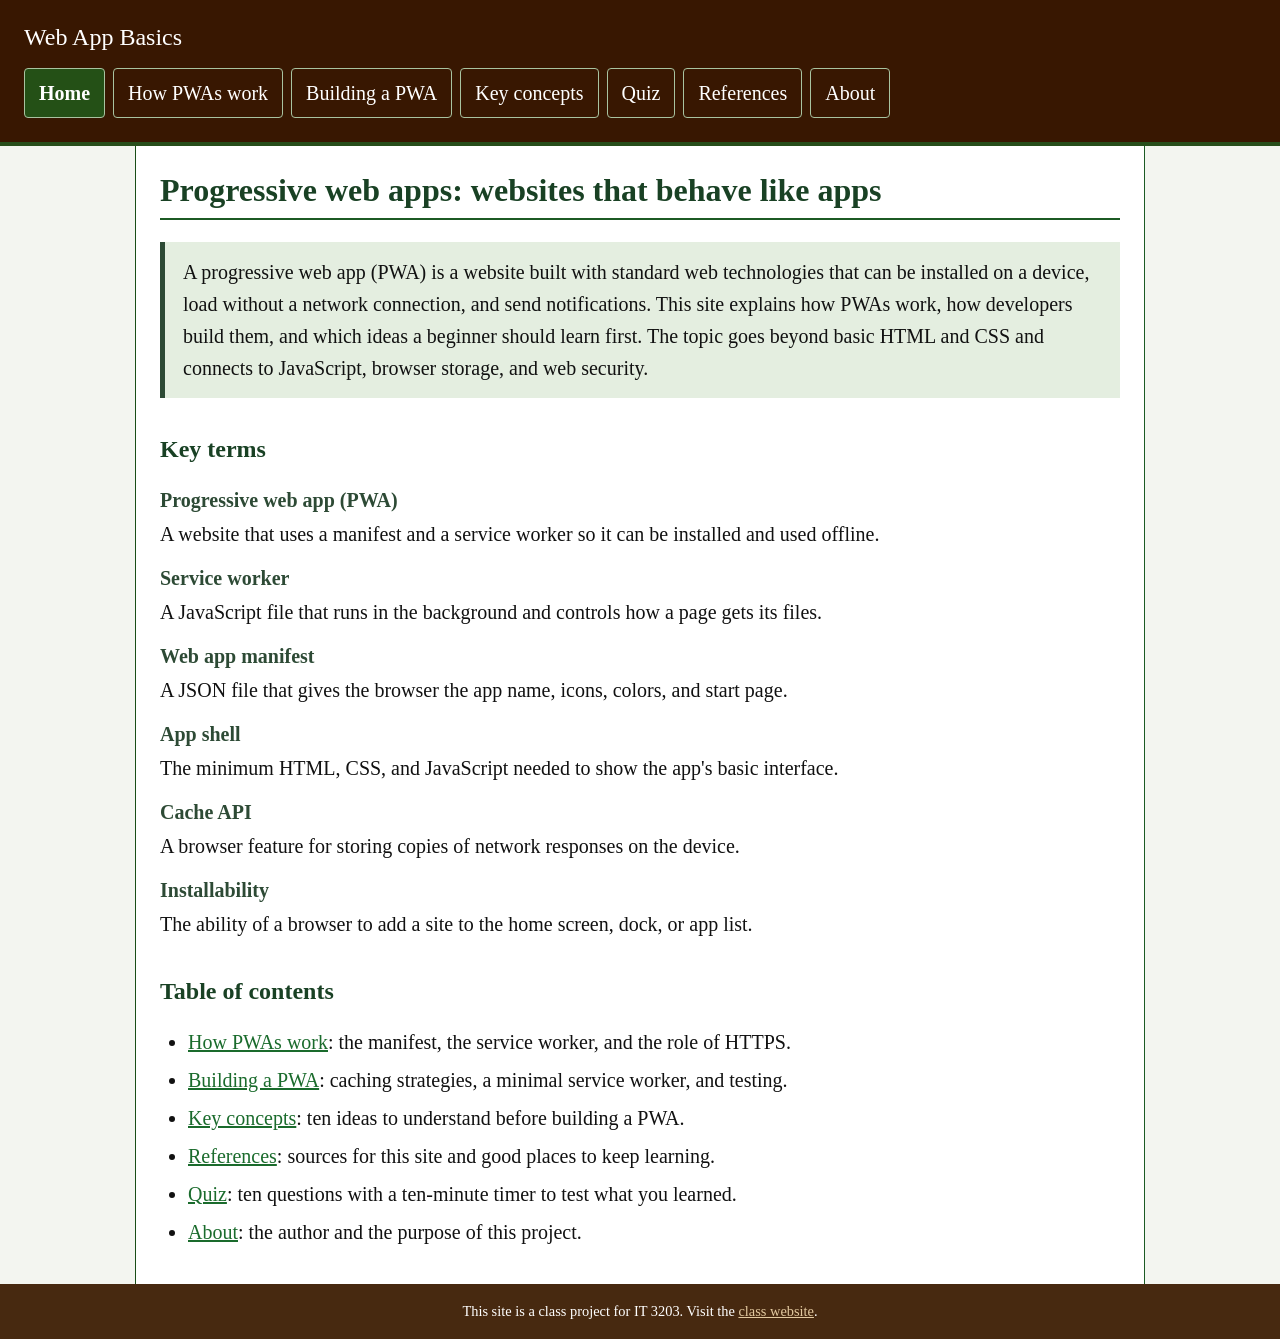
<file: index.html>
<!DOCTYPE html>
<html lang="en">
<head>
  <meta charset="UTF-8">
  <meta name="viewport" content="width=device-width, initial-scale=1.0">
  <meta name="description" content="An introduction to progressive web apps: what they are, how they work, and how to build one.">
  <title>Web App Basics | Home</title>
  <!-- One shared stylesheet for the whole site -->
  <link rel="stylesheet" href="css/styles.css">
</head>
<body>

  <!-- Site header and main menu (identical on every page) -->
  <header id="site-header">
    <p class="site-name">Web App Basics</p>
    <nav aria-label="Main menu">
      <ul>
        <li><a href="index.html" aria-current="page">Home</a></li>
        <li><a href="topic1.html">How PWAs work</a></li>
        <li><a href="topic2.html">Building a PWA</a></li>
        <li><a href="concepts.html">Key concepts</a></li>
        <li><a href="quiz.html">Quiz</a></li>
           <li><a href="references.html">References</a></li>
        <li><a href="about.html">About</a></li>
      </ul>
    </nav>
  </header>

  <!-- Page content -->
  <main>

    <!-- Cover section: title and abstract -->
    <h1>Progressive web apps: websites that behave like apps</h1>

    <p class="intro">
      A progressive web app (PWA) is a website built with standard web technologies
      that can be installed on a device, load without a network connection, and send
      notifications. This site explains how PWAs work, how developers build them, and
      which ideas a beginner should learn first. The topic goes beyond basic HTML and
      CSS and connects to JavaScript, browser storage, and web security.
    </p>

    <!-- Key terms used throughout the site -->
    <h2>Key terms</h2>
    <dl>
      <dt>Progressive web app (PWA)</dt>
      <dd>A website that uses a manifest and a service worker so it can be installed and used offline.</dd>

      <dt>Service worker</dt>
      <dd>A JavaScript file that runs in the background and controls how a page gets its files.</dd>

      <dt>Web app manifest</dt>
      <dd>A JSON file that gives the browser the app name, icons, colors, and start page.</dd>

      <dt>App shell</dt>
      <dd>The minimum HTML, CSS, and JavaScript needed to show the app's basic interface.</dd>

      <dt>Cache API</dt>
      <dd>A browser feature for storing copies of network responses on the device.</dd>

      <dt>Installability</dt>
      <dd>The ability of a browser to add a site to the home screen, dock, or app list.</dd>
    </dl>

    <!-- Table of contents with links to every other page -->
    <h2>Table of contents</h2>
    <ul>
      <li>
        <a href="topic1.html">How PWAs work</a>:
        the manifest, the service worker, and the role of HTTPS.
      </li>
      <li>
        <a href="topic2.html">Building a PWA</a>:
        caching strategies, a minimal service worker, and testing.
      </li>
      <li>
        <a href="concepts.html">Key concepts</a>:
        ten ideas to understand before building a PWA.
      </li>
      <li>
        <a href="references.html">References</a>:
        sources for this site and good places to keep learning.
      </li>
      <li>
        <a href="quiz.html">Quiz</a>:
        ten questions with a ten-minute timer to test what you learned.
      </li>
      <li>
        <a href="about.html">About</a>:
        the author and the purpose of this project.
      </li>
    </ul>

  </main>

 <!-- Footer: class project note with link to the class website -->
  <footer>
    <p>
      This site is a class project for IT 3203.
      Visit the <a href="https://ksuweb.github.io/IT3203/">class website</a>.
    </p>
  </footer>

</body>
</html>
</file>
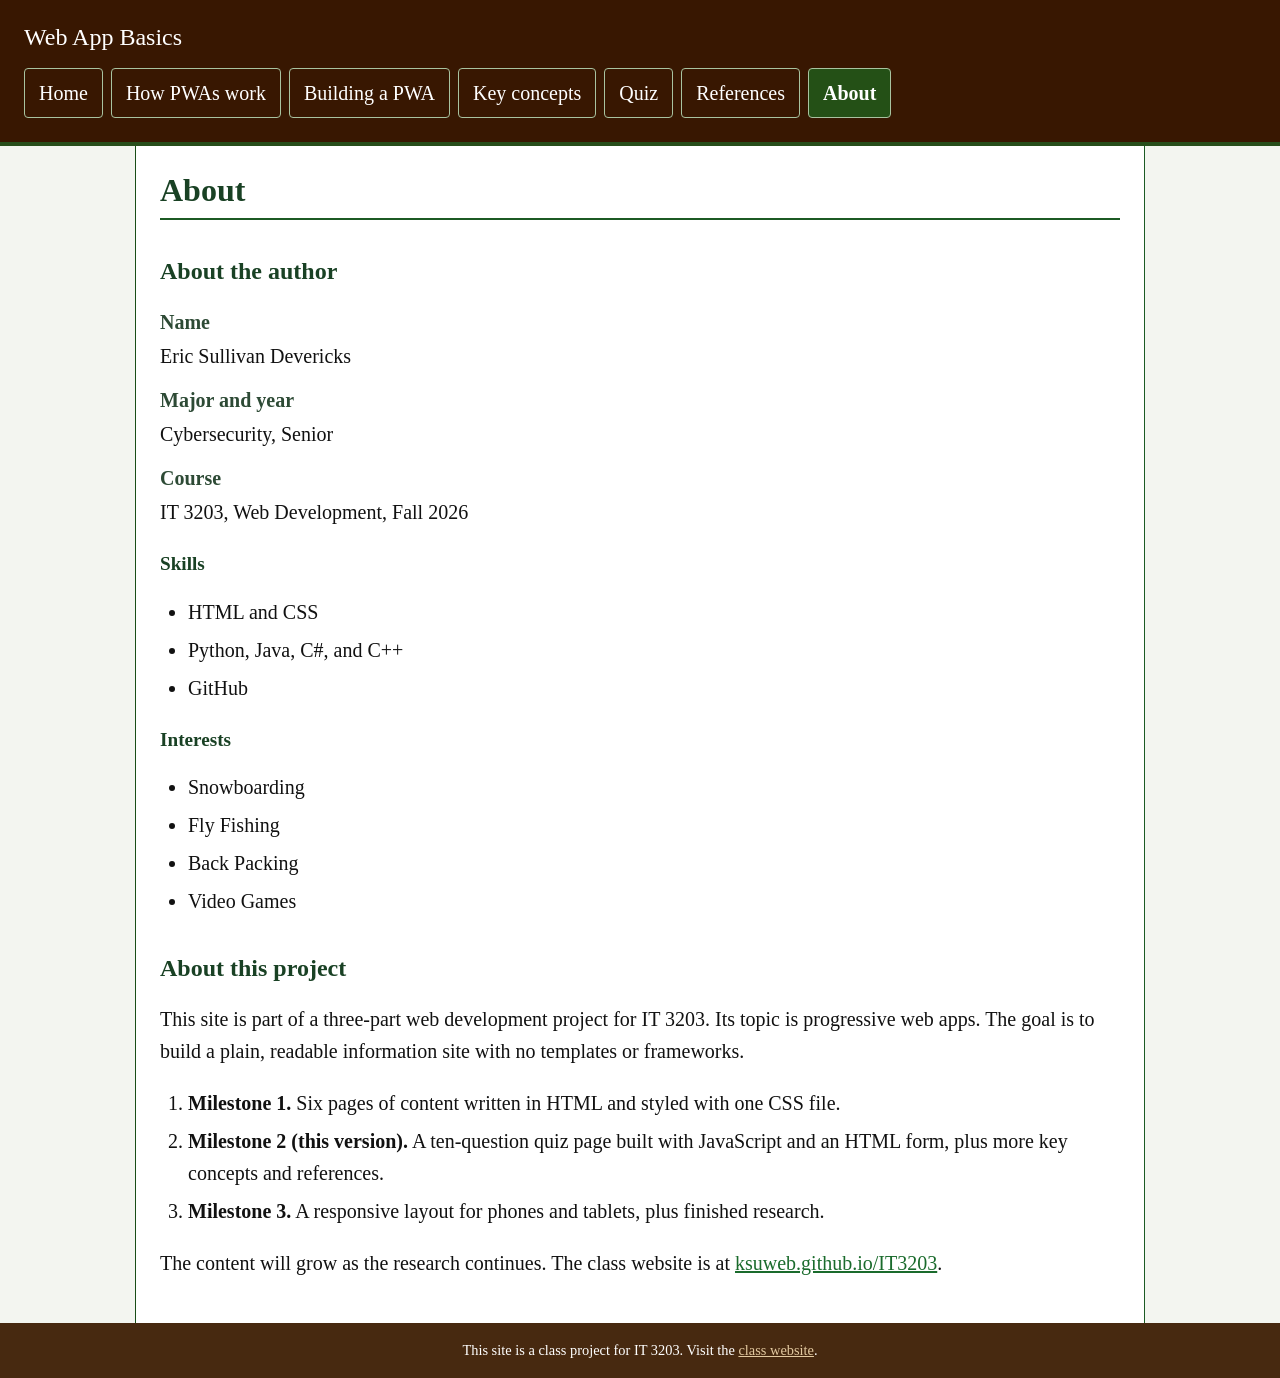
<file: about.html>
<!DOCTYPE html>
<html lang="en">
<head>
  <meta charset="UTF-8">
  <meta name="viewport" content="width=device-width, initial-scale=1.0">
  <meta name="description" content="About the author of this site and the purpose of this class project.">
  <title>Web App Basics | About</title>
  <link rel="stylesheet" href="css/styles.css">
</head>
<body>

  <!-- Site header and main menu (identical on every page) -->
  <header id="site-header">
    <p class="site-name">Web App Basics</p>
    <nav aria-label="Main menu">
      <ul>
        <li><a href="index.html">Home</a></li>
        <li><a href="topic1.html">How PWAs work</a></li>
        <li><a href="topic2.html">Building a PWA</a></li>
        <li><a href="concepts.html">Key concepts</a></li>
        <li><a href="quiz.html">Quiz</a></li>
        <li><a href="references.html">References</a></li>
        <li><a href="about.html" aria-current="page">About</a></li>
      </ul>
    </nav>
  </header>

  <!-- Page content -->
  <main>

    <h1>About</h1>


    <!-- Mini resume -->
    <h2>About the author</h2>
    <dl>
      <dt>Name</dt>
      <dd>Eric Sullivan Devericks</dd>

      <dt>Major and year</dt>
      <dd>Cybersecurity, Senior</dd>

      <dt>Course</dt>
      <dd>IT 3203, Web Development, Fall 2026</dd>
    </dl>

    <h3>Skills</h3>
    <ul>
      <li>HTML and CSS</li>
      <li>Python, Java, C#, and C++</li>
      <li>GitHub</li>
    </ul>

    <h3>Interests</h3>
    <ul>
      <li>Snowboarding</li>
      <li>Fly Fishing</li>
      <li>Back Packing</li>
      <li>Video Games</li>
    </ul>

    <!-- Project description -->
    <h2>About this project</h2>
    <p>
      This site is part of a three-part web development project for IT 3203. Its
      topic is progressive web apps. The goal is to build a plain, readable
      information site with no templates or frameworks.
    </p>

    <ol>
      <li><strong>Milestone 1.</strong> Six pages of content written in HTML and styled with one CSS file.</li>
      <li><strong>Milestone 2 (this version).</strong> A ten-question quiz page built with JavaScript and an HTML form, plus more key concepts and references.</li>
      <li><strong>Milestone 3.</strong> A responsive layout for phones and tablets, plus finished research.</li>
    </ol>

    <p>
      The content will grow as the research continues. The class website is at
      <a href="https://ksuweb.github.io/IT3203/">ksuweb.github.io/IT3203</a>.
    </p>

  </main>

  <!-- Footer: class project note with link to the class website -->
  <footer>
    <p>
      This site is a class project for IT 3203.
      Visit the <a href="https://ksuweb.github.io/IT3203/">class website</a>.
    </p>
  </footer>

</body>
</html>
</file>
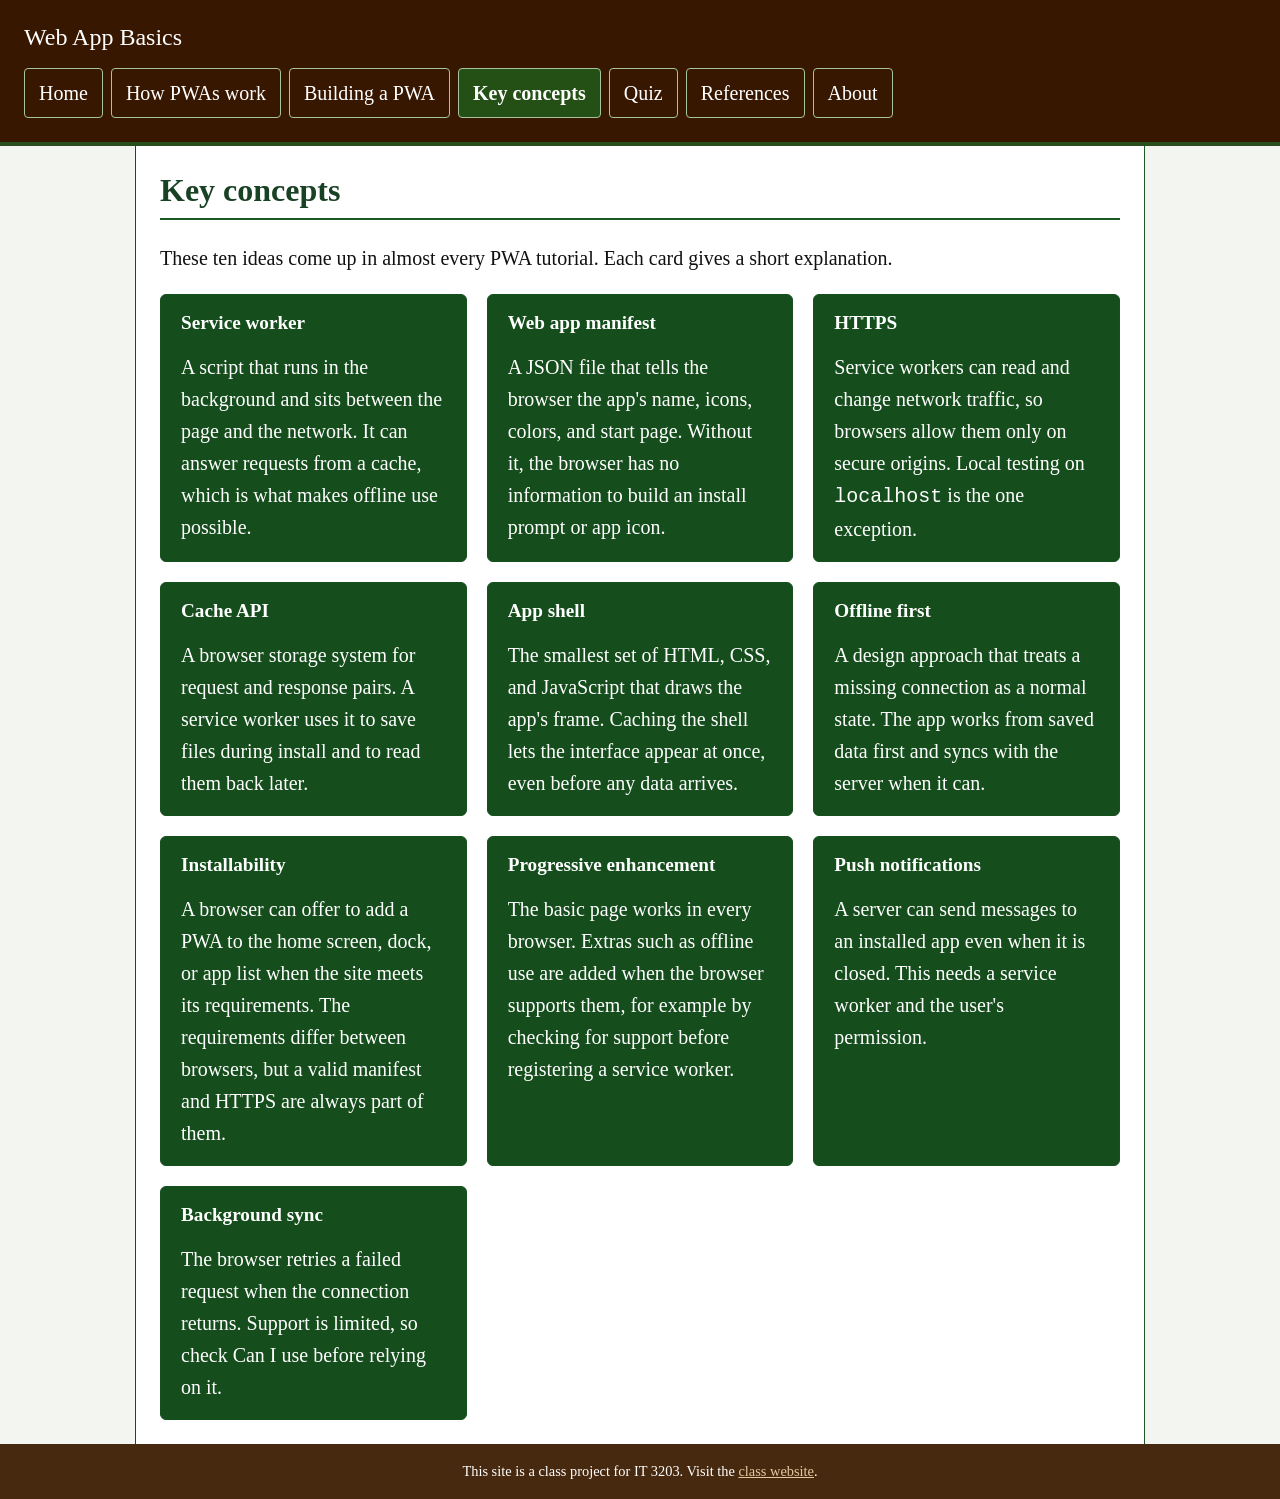
<file: concepts.html>
<!DOCTYPE html>
<html lang="en">
<head>
  <meta charset="UTF-8">
  <meta name="viewport" content="width=device-width, initial-scale=1.0">
  <meta name="description" content="Ten concepts to understand before building a progressive web app.">
  <title>Web App Basics | Key concepts</title>
  <!-- One shared stylesheet for the whole site -->
  <link rel="stylesheet" href="css/styles.css">
</head>
<body>

  <!-- Site header and main menu (identical on every page) -->
  <header id="site-header">
    <p class="site-name">Web App Basics</p>
    <nav aria-label="Main menu">
      <ul>
        <li><a href="index.html">Home</a></li>
        <li><a href="topic1.html">How PWAs work</a></li>
        <li><a href="topic2.html">Building a PWA</a></li>
        <li><a href="concepts.html" aria-current="page">Key concepts</a></li>
        <li><a href="quiz.html">Quiz</a></li>
        <li><a href="references.html">References</a></li>
        <li><a href="about.html">About</a></li>
      </ul>
    </nav>
  </header>

  <!-- Page content -->
  <main>

    <h1>Key concepts</h1>

    <p>
      These ten ideas come up in almost every PWA tutorial. Each card gives a
      short explanation.
    </p>

    <!-- CSS grid container: each concept is one card -->
    <div class="concept-grid">

      <section class="card">
        <h2>Service worker</h2>
        <p>
          A script that runs in the background and sits between the page and the
          network. It can answer requests from a cache, which is what makes offline
          use possible.
        </p>
      </section>

      <section class="card">
        <h2>Web app manifest</h2>
        <p>
          A JSON file that tells the browser the app's name, icons, colors, and
          start page. Without it, the browser has no information to build an
          install prompt or app icon.
        </p>
      </section>

      <section class="card">
        <h2>HTTPS</h2>
        <p>
          Service workers can read and change network traffic, so browsers allow
          them only on secure origins. Local testing on <code>localhost</code> is the
          one exception.
        </p>
      </section>

      <section class="card">
        <h2>Cache API</h2>
        <p>
          A browser storage system for request and response pairs. A service worker
          uses it to save files during install and to read them back later.
        </p>
      </section>

      <section class="card">
        <h2>App shell</h2>
        <p>
          The smallest set of HTML, CSS, and JavaScript that draws the app's frame.
          Caching the shell lets the interface appear at once, even before any data
          arrives.
        </p>
      </section>

      <section class="card">
        <h2>Offline first</h2>
        <p>
          A design approach that treats a missing connection as a normal state. The
          app works from saved data first and syncs with the server when it can.
        </p>
      </section>

      <section class="card">
        <h2>Installability</h2>
        <p>
          A browser can offer to add a PWA to the home screen, dock, or app list
          when the site meets its requirements. The requirements differ between
          browsers, but a valid manifest and HTTPS are always part of them.
        </p>
      </section>

      <section class="card">
        <h2>Progressive enhancement</h2>
        <p>
          The basic page works in every browser. Extras such as offline use are
          added when the browser supports them, for example by checking for
          support before registering a service worker.
        </p>
      </section>

      <section class="card">
        <h2>Push notifications</h2>
        <p>
          A server can send messages to an installed app even when it is closed.
          This needs a service worker and the user's permission.
        </p>
      </section>

      <section class="card">
        <h2>Background sync</h2>
        <p>
          The browser retries a failed request when the connection returns.
          Support is limited, so check Can I use before relying on it.
        </p>
      </section>

    </div>

  </main>

  <!-- Footer: class project note with link to the class website -->
  <footer>
    <p>
      This site is a class project for IT 3203.
      Visit the <a href="https://ksuweb.github.io/IT3203/">class website</a>.
    </p>
  </footer>

</body>
</html>
</file>
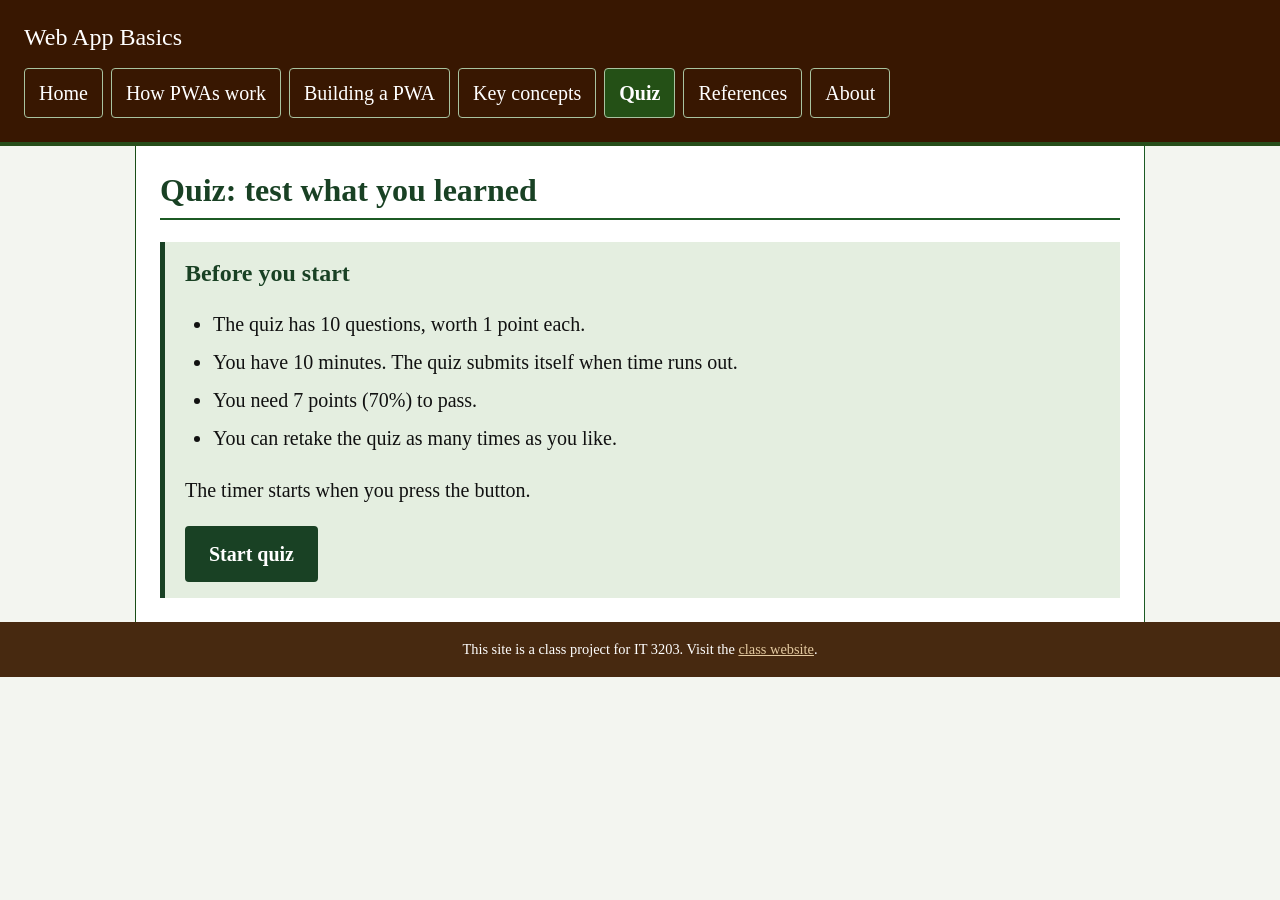
<file: quiz.html>
<!DOCTYPE html>
<html lang="en">
<head>
  <meta charset="UTF-8">
  <meta name="viewport" content="width=device-width, initial-scale=1.0">
  <meta name="description" content="A ten-question quiz with a ten-minute timer to test what you learned about progressive web apps.">
  <title>Web App Basics | Quiz</title>
  <!-- One shared stylesheet for the whole site -->
  <link rel="stylesheet" href="css/styles.css">
  <!-- Quiz logic. "defer" waits until the page is parsed, so the form exists when the script runs -->
  <script src="js/quiz.js" defer></script>
</head>
<body>

  <!-- Site header and main menu (identical on every page) -->
  <header id="site-header">
    <p class="site-name">Web App Basics</p>
    <nav aria-label="Main menu">
      <ul>
        <li><a href="index.html">Home</a></li>
        <li><a href="topic1.html">How PWAs work</a></li>
        <li><a href="topic2.html">Building a PWA</a></li>
        <li><a href="concepts.html">Key concepts</a></li>
        <li><a href="quiz.html" aria-current="page">Quiz</a></li>
           <li><a href="references.html">References</a></li>
        <li><a href="about.html">About</a></li>
      </ul>
    </nav>
  </header>

  <!-- Page content -->
  <main>

    <h1>Quiz: test what you learned</h1>

    <!-- Rules and the Start button. quiz.js hides this box once the quiz begins -->
    <section id="quiz-intro" class="quiz-intro">
      <h2>Before you start</h2>
      <ul>
        <li>The quiz has 10 questions, worth 1 point each.</li>
        <li>You have 10 minutes. The quiz submits itself when time runs out.</li>
        <li>You need 7 points (70%) to pass.</li>
        <li>You can retake the quiz as many times as you like.</li>
      </ul>
      <p>The timer starts when you press the button.</p>
      <button type="button" id="start-btn" class="btn">Start quiz</button>
    </section>

    <!-- Results panel. quiz.js fills it in after submission. It sits above the form so
         the score appears at the top of the page. tabindex lets the script move focus here -->
    <div id="results" class="results" aria-live="polite" tabindex="-1" hidden></div>

    <!-- Countdown bar. It stays at the top of the screen while the quiz is open -->
    <div id="timer-bar" class="quiz-timer" hidden>
      <span>Time left</span>
      <span id="time-left" class="time" role="timer">10:00</span>
    </div>

    <!-- Quiz form. "novalidate" because the script does the checking and blank answers are allowed -->
    <form id="quiz-form" class="quiz-form" novalidate hidden>

      <!-- Question 1: multiple choice (radio buttons, one correct answer) -->
      <fieldset class="question" id="q1">
        <legend><span class="q-number">Question 1</span> What does a service worker sit between?</legend>
        <p class="hint">Choose one answer.</p>
        <label class="option"><input type="radio" name="q1" value="a"><span>The browser and the operating system</span></label>
        <label class="option"><input type="radio" name="q1" value="b"><span>The web page and the network</span></label>
        <label class="option"><input type="radio" name="q1" value="c"><span>The HTML and the CSS</span></label>
        <label class="option"><input type="radio" name="q1" value="d"><span>The server and its database</span></label>
      </fieldset>

      <!-- Question 2: multiple choice -->
      <fieldset class="question" id="q2">
        <legend><span class="q-number">Question 2</span> Which file tells the browser an app's name, icons, and start page?</legend>
        <p class="hint">Choose one answer.</p>
        <label class="option"><input type="radio" name="q2" value="a"><span>The web app manifest</span></label>
        <label class="option"><input type="radio" name="q2" value="b"><span>The service worker file</span></label>
        <label class="option"><input type="radio" name="q2" value="c"><span>The stylesheet</span></label>
        <label class="option"><input type="radio" name="q2" value="d"><span>The favicon</span></label>
      </fieldset>

      <!-- Question 3: multiple choice -->
      <fieldset class="question" id="q3">
        <legend><span class="q-number">Question 3</span> Which caching strategy looks in the cache first and uses the network only when the file is missing?</legend>
        <p class="hint">Choose one answer.</p>
        <label class="option"><input type="radio" name="q3" value="a"><span>Network first</span></label>
        <label class="option"><input type="radio" name="q3" value="b"><span>Network only</span></label>
        <label class="option"><input type="radio" name="q3" value="c"><span>Cache first</span></label>
        <label class="option"><input type="radio" name="q3" value="d"><span>Stale while revalidate</span></label>
      </fieldset>

      <!-- Question 4: multiple choice -->
      <fieldset class="question" id="q4">
        <legend><span class="q-number">Question 4</span> Which stage of the service worker lifecycle usually saves the app shell to the cache?</legend>
        <p class="hint">Choose one answer.</p>
        <label class="option"><input type="radio" name="q4" value="a"><span>Register</span></label>
        <label class="option"><input type="radio" name="q4" value="b"><span>Activate</span></label>
        <label class="option"><input type="radio" name="q4" value="c"><span>Fetch</span></label>
        <label class="option"><input type="radio" name="q4" value="d"><span>Install</span></label>
      </fieldset>

      <!-- Question 5: fill in the blank (text box inside the sentence) -->
      <fieldset class="question" id="q5">
        <legend><span class="q-number">Question 5</span> A PWA must be served over <input type="text" name="q5" class="answer-input" autocomplete="off" aria-label="Answer for question 5"> so the browser can trust it. Only localhost is exempt, for testing.</legend>
        <p class="hint">Type one word in the box.</p>
      </fieldset>

      <!-- Question 6: fill in the blank -->
      <fieldset class="question" id="q6">
        <legend><span class="q-number">Question 6</span> A service worker listens for the <input type="text" name="q6" class="answer-input" autocomplete="off" aria-label="Answer for question 6"> event, which fires whenever the page requests a file.</legend>
        <p class="hint">Type one word in the box.</p>
      </fieldset>

      <!-- Question 7: fill in the blank -->
      <fieldset class="question" id="q7">
        <legend><span class="q-number">Question 7</span> The smallest set of HTML, CSS, and JavaScript that draws an app's frame is called the app <input type="text" name="q7" class="answer-input" autocomplete="off" aria-label="Answer for question 7">.</legend>
        <p class="hint">Type one word in the box.</p>
      </fieldset>

      <!-- Question 8: multi-select (checkboxes, more than one correct answer) -->
      <fieldset class="question" id="q8">
        <legend><span class="q-number">Question 8</span> Which of these can a service worker do?</legend>
        <p class="hint">Select all that apply.</p>
        <label class="option"><input type="checkbox" name="q8" value="a"><span>Answer requests from a cache so the app loads without a connection</span></label>
        <label class="option"><input type="checkbox" name="q8" value="b"><span>Change the page's HTML directly</span></label>
        <label class="option"><input type="checkbox" name="q8" value="c"><span>Receive push messages from a server, if the user gives permission</span></label>
        <label class="option"><input type="checkbox" name="q8" value="d"><span>Read files from the user's hard drive</span></label>
      </fieldset>

      <!-- Question 9: multi-select -->
      <fieldset class="question" id="q9">
        <legend><span class="q-number">Question 9</span> Which of these are members of a web app manifest?</legend>
        <p class="hint">Select all that apply.</p>
        <label class="option"><input type="checkbox" name="q9" value="a"><span><code>name</code></span></label>
        <label class="option"><input type="checkbox" name="q9" value="b"><span><code>start_url</code></span></label>
        <label class="option"><input type="checkbox" name="q9" value="c"><span><code>cache_name</code></span></label>
        <label class="option"><input type="checkbox" name="q9" value="d"><span><code>theme_color</code></span></label>
      </fieldset>

      <!-- Question 10: true or false (radio buttons, one correct answer) -->
      <fieldset class="question" id="q10">
        <legend><span class="q-number">Question 10</span> True or false: with the stale while revalidate strategy, the app shows the cached file right away and then updates the cache from the network.</legend>
        <p class="hint">Choose one answer.</p>
        <label class="option"><input type="radio" name="q10" value="t"><span>True</span></label>
        <label class="option"><input type="radio" name="q10" value="f"><span>False</span></label>
      </fieldset>

      <!-- Submit grades the quiz. Reset clears everything (quiz.js listens for the reset event) -->
      <div class="form-buttons">
        <button type="submit" class="btn">Submit quiz</button>
        <button type="reset" class="btn btn-secondary">Reset</button>
      </div>

    </form>

  </main>

  <!-- Footer: class project note with link to the class website -->
  <footer>
    <p>
      This site is a class project for IT 3203.
      Visit the <a href="https://ksuweb.github.io/IT3203/">class website</a>.
    </p>
  </footer>

</body>
</html>
</file>
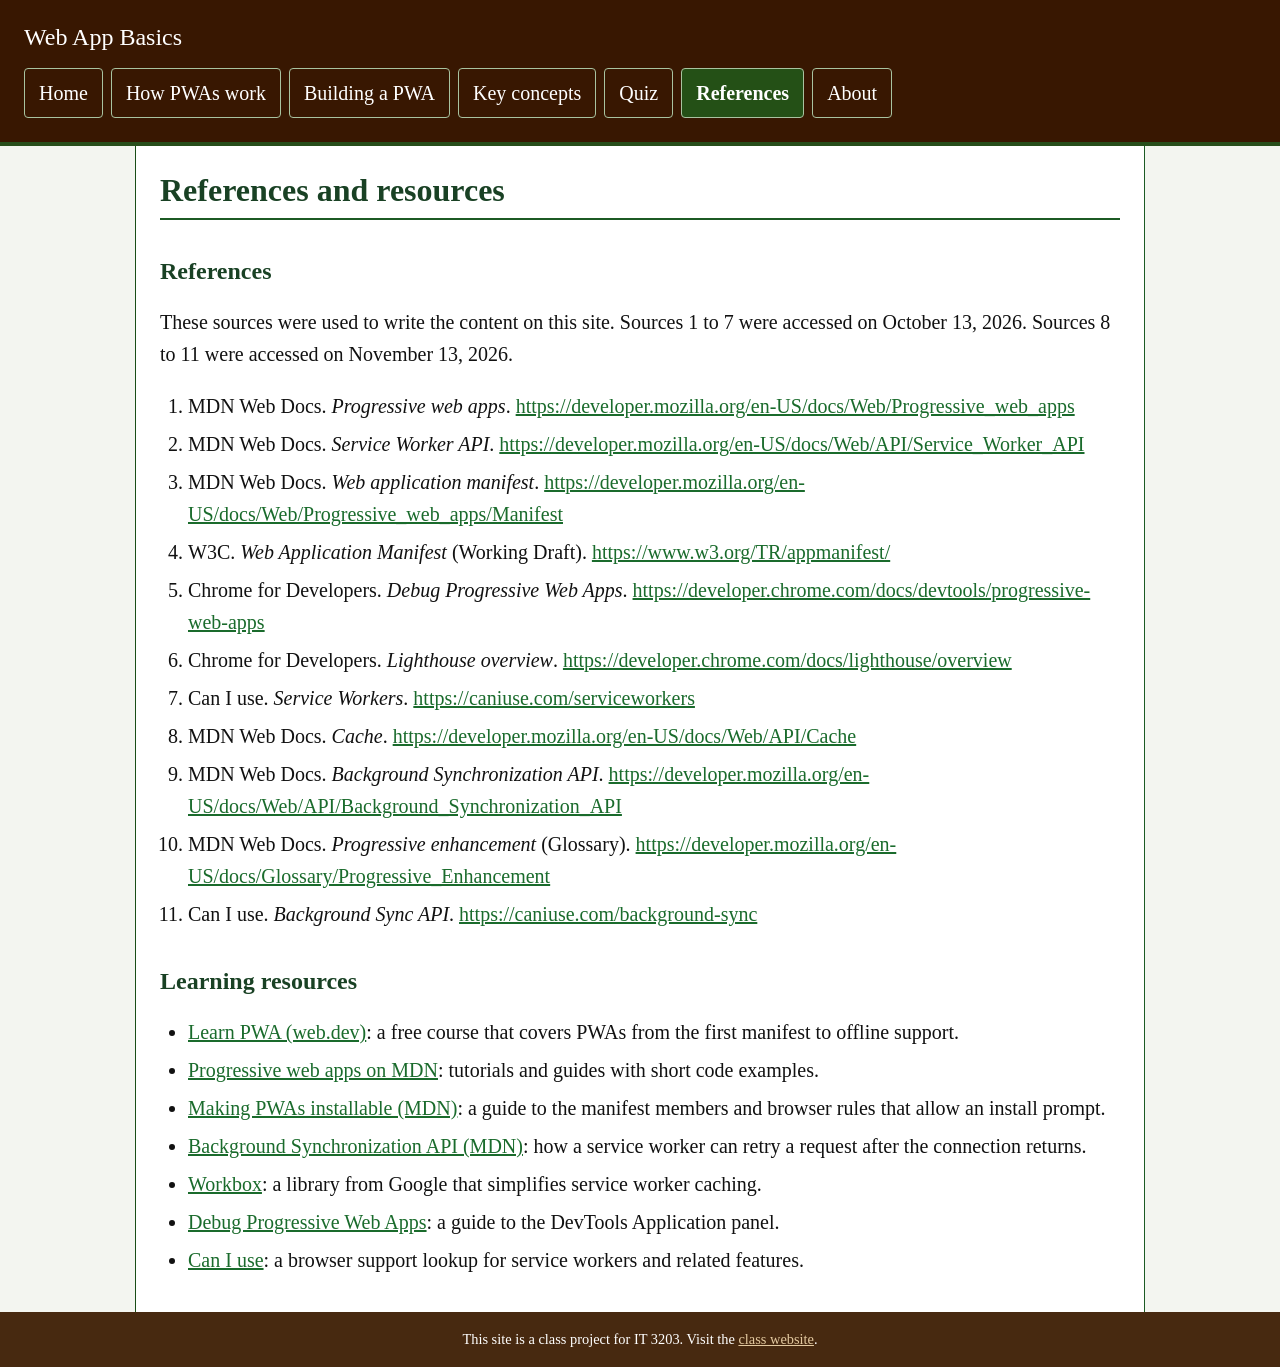
<file: references.html>
<!DOCTYPE html>
<html lang="en">
<head>
  <meta charset="UTF-8">
  <meta name="viewport" content="width=device-width, initial-scale=1.0">
  <meta name="description" content="Sources used for this site and learning resources for progressive web apps.">
  <title>Web App Basics | References</title>
  <!-- One shared stylesheet for the whole site -->
  <link rel="stylesheet" href="css/styles.css">
</head>
<body>

  <!-- Site header and main menu (identical on every page) -->
  <header id="site-header">
    <p class="site-name">Web App Basics</p>
    <nav aria-label="Main menu">
      <ul>
        <li><a href="index.html">Home</a></li>
        <li><a href="topic1.html">How PWAs work</a></li>
        <li><a href="topic2.html">Building a PWA</a></li>
        <li><a href="concepts.html">Key concepts</a></li>
        <li><a href="quiz.html">Quiz</a></li>
        <li><a href="references.html" aria-current="page">References</a></li>
        <li><a href="about.html">About</a></li>
      </ul>
    </nav>
  </header>

  <!-- Page content -->
  <main>

    <h1>References and resources</h1>

    <!-- Sources used to write the site content -->
    <h2>References</h2>
    <p>
      These sources were used to write the content on this site. Sources 1 to 7
      were accessed on October 13, 2026. Sources 8 to 11 were accessed on
      November 13, 2026.
    </p>
    <ol>
      <li>
        MDN Web Docs. <cite>Progressive web apps</cite>.
        <a href="https://developer.mozilla.org/en-US/docs/Web/Progressive_web_apps" target="_blank" rel="noopener">https://developer.mozilla.org/en-US/docs/Web/Progressive_web_apps</a>
      </li>
      <li>
        MDN Web Docs. <cite>Service Worker API</cite>.
        <a href="https://developer.mozilla.org/en-US/docs/Web/API/Service_Worker_API" target="_blank" rel="noopener">https://developer.mozilla.org/en-US/docs/Web/API/Service_Worker_API</a>
      </li>
      <li>
        MDN Web Docs. <cite>Web application manifest</cite>.
        <a href="https://developer.mozilla.org/en-US/docs/Web/Progressive_web_apps/Manifest" target="_blank" rel="noopener">https://developer.mozilla.org/en-US/docs/Web/Progressive_web_apps/Manifest</a>
      </li>
      <li>
        W3C. <cite>Web Application Manifest</cite> (Working Draft).
        <a href="https://www.w3.org/TR/appmanifest/" target="_blank" rel="noopener">https://www.w3.org/TR/appmanifest/</a>
      </li>
      <li>
        Chrome for Developers. <cite>Debug Progressive Web Apps</cite>.
        <a href="https://developer.chrome.com/docs/devtools/progressive-web-apps" target="_blank" rel="noopener">https://developer.chrome.com/docs/devtools/progressive-web-apps</a>
      </li>
      <li>
        Chrome for Developers. <cite>Lighthouse overview</cite>.
        <a href="https://developer.chrome.com/docs/lighthouse/overview" target="_blank" rel="noopener">https://developer.chrome.com/docs/lighthouse/overview</a>
      </li>
      <li>
        Can I use. <cite>Service Workers</cite>.
        <a href="https://caniuse.com/serviceworkers" target="_blank" rel="noopener">https://caniuse.com/serviceworkers</a>
      </li>
      <li>
        MDN Web Docs. <cite>Cache</cite>.
        <a href="https://developer.mozilla.org/en-US/docs/Web/API/Cache" target="_blank" rel="noopener">https://developer.mozilla.org/en-US/docs/Web/API/Cache</a>
      </li>
      <li>
        MDN Web Docs. <cite>Background Synchronization API</cite>.
        <a href="https://developer.mozilla.org/en-US/docs/Web/API/Background_Synchronization_API" target="_blank" rel="noopener">https://developer.mozilla.org/en-US/docs/Web/API/Background_Synchronization_API</a>
      </li>
      <li>
        MDN Web Docs. <cite>Progressive enhancement</cite> (Glossary).
        <a href="https://developer.mozilla.org/en-US/docs/Glossary/Progressive_Enhancement" target="_blank" rel="noopener">https://developer.mozilla.org/en-US/docs/Glossary/Progressive_Enhancement</a>
      </li>
      <li>
        Can I use. <cite>Background Sync API</cite>.
        <a href="https://caniuse.com/background-sync" target="_blank" rel="noopener">https://caniuse.com/background-sync</a>
      </li>
    </ol>

    <!-- Places to keep learning -->
    <h2>Learning resources</h2>
    <ul>
      <li>
        <a href="https://web.dev/learn/pwa/" target="_blank" rel="noopener">Learn PWA (web.dev)</a>:
        a free course that covers PWAs from the first manifest to offline support.
      </li>
      <li>
        <a href="https://developer.mozilla.org/en-US/docs/Web/Progressive_web_apps" target="_blank" rel="noopener">Progressive web apps on MDN</a>:
        tutorials and guides with short code examples.
      </li>
      <li>
        <a href="https://developer.mozilla.org/en-US/docs/Web/Progressive_web_apps/Guides/Making_PWAs_Installable" target="_blank" rel="noopener">Making PWAs installable (MDN)</a>:
        a guide to the manifest members and browser rules that allow an install prompt.
      </li>
      <li>
        <a href="https://developer.mozilla.org/en-US/docs/Web/API/Background_Synchronization_API" target="_blank" rel="noopener">Background Synchronization API (MDN)</a>:
        how a service worker can retry a request after the connection returns.
      </li>
      <li>
        <a href="https://developer.chrome.com/docs/workbox" target="_blank" rel="noopener">Workbox</a>:
        a library from Google that simplifies service worker caching.
      </li>
      <li>
        <a href="https://developer.chrome.com/docs/devtools/progressive-web-apps" target="_blank" rel="noopener">Debug Progressive Web Apps</a>:
        a guide to the DevTools Application panel.
      </li>
      <li>
        <a href="https://caniuse.com/serviceworkers" target="_blank" rel="noopener">Can I use</a>:
        a browser support lookup for service workers and related features.
      </li>
    </ul>

  </main>

  <!-- Footer: class project note with link to the class website -->
  <footer>
    <p>
      This site is a class project for IT 3203.
      Visit the <a href="https://ksuweb.github.io/IT3203/">class website</a>.
    </p>
  </footer>

</body>
</html>
</file>
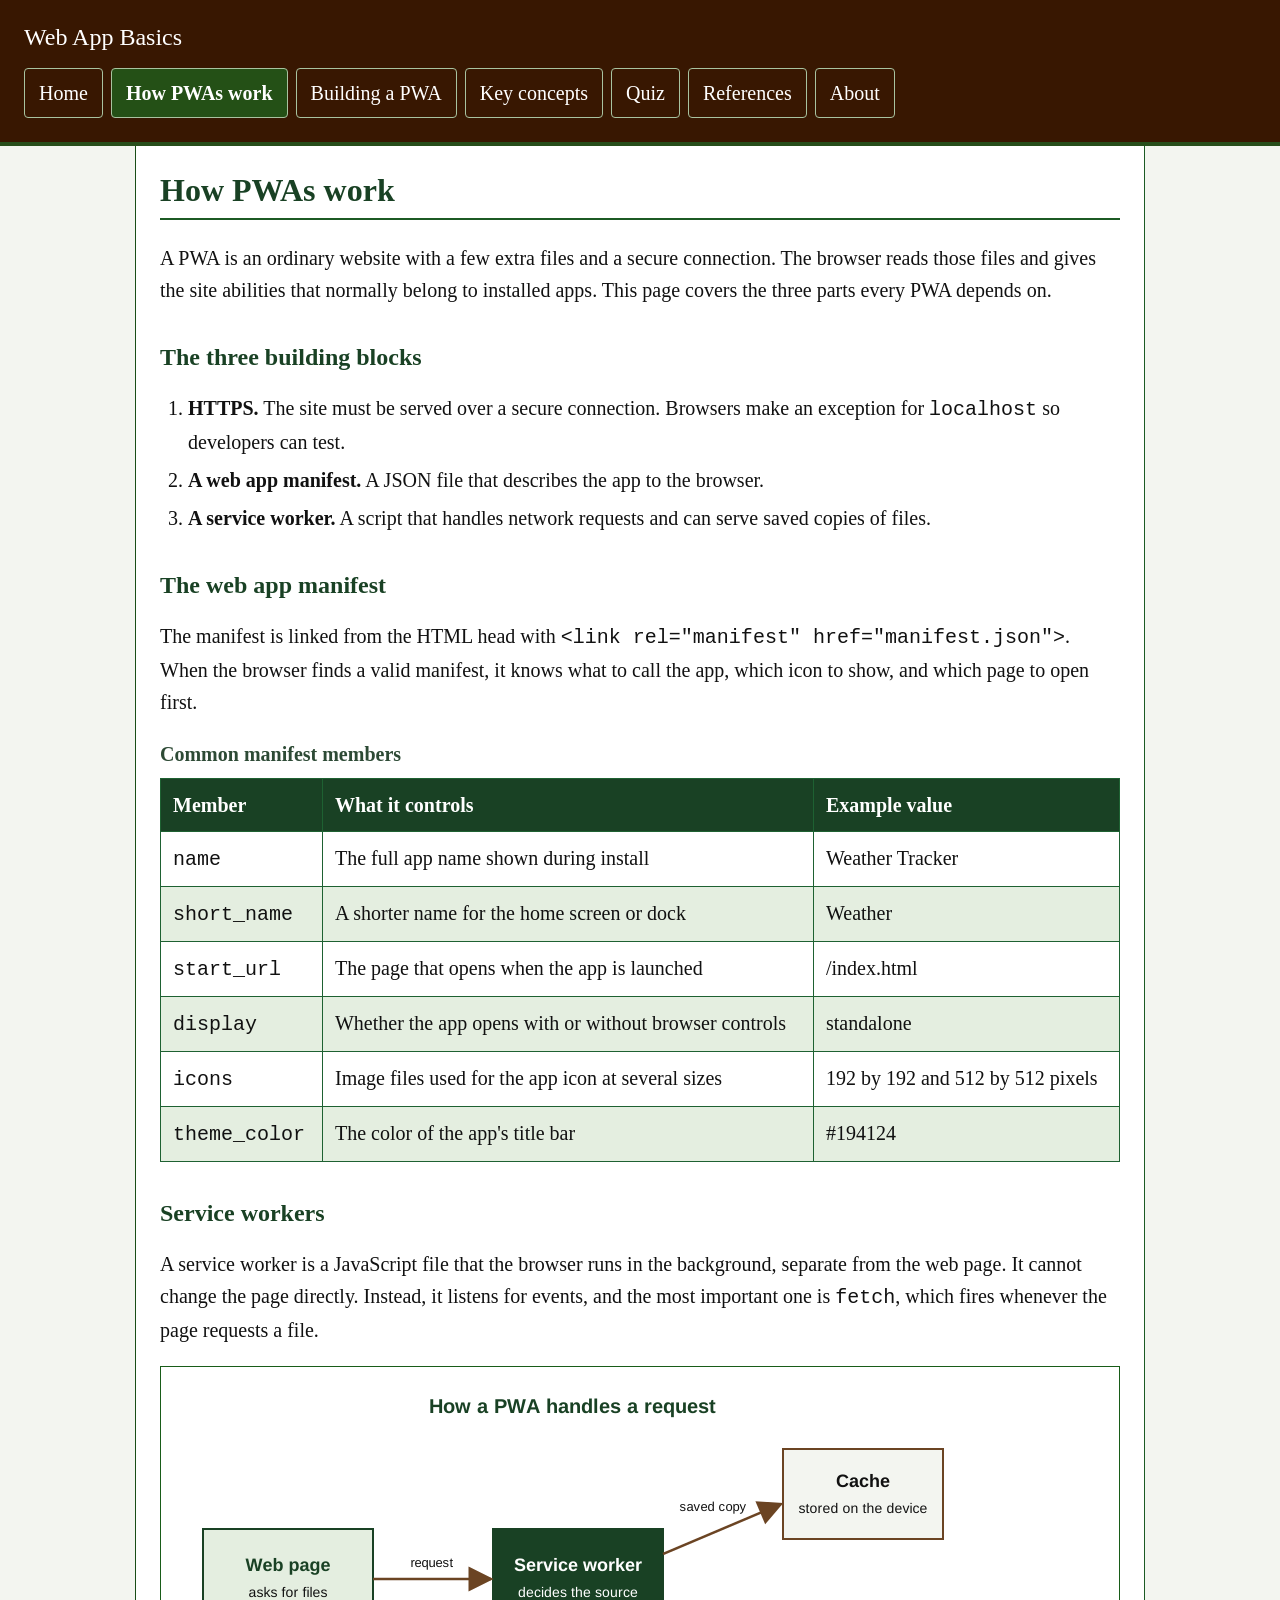
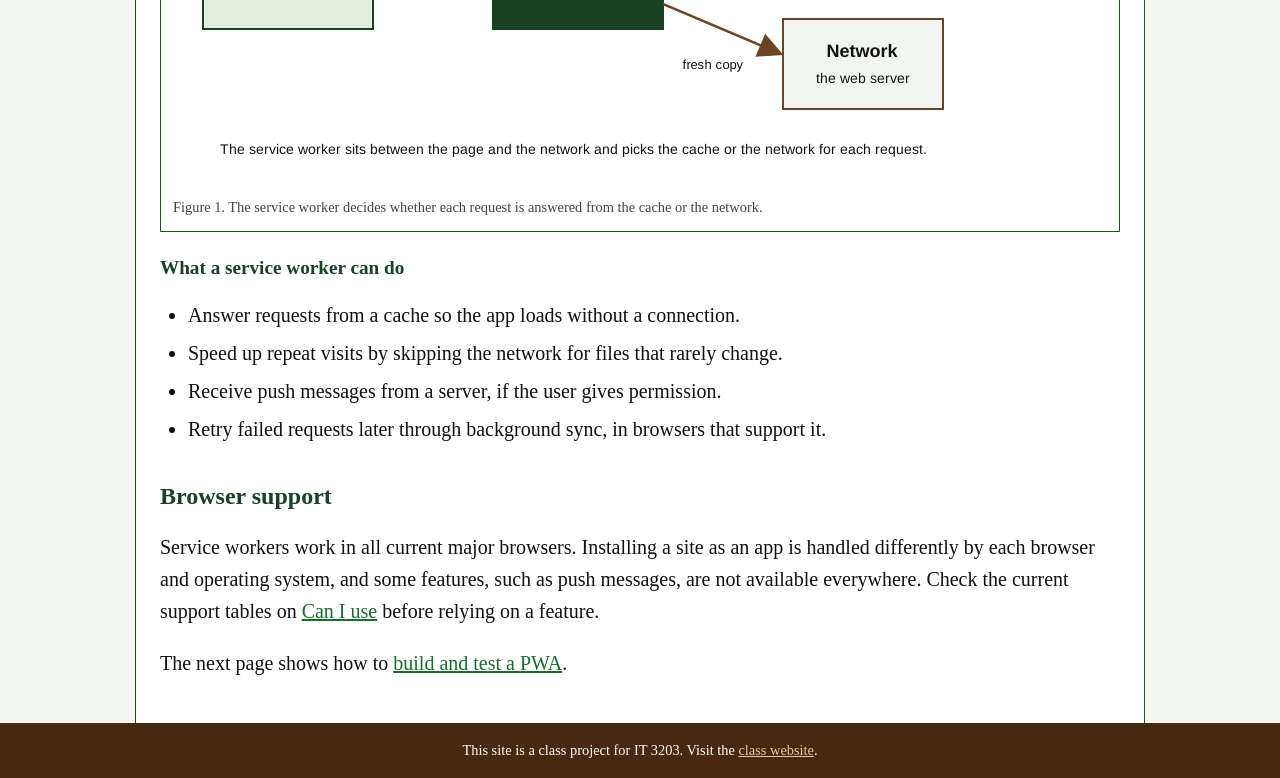
<file: topic1.html>
<!DOCTYPE html>
<html lang="en">
<head>
  <meta charset="UTF-8">
  <meta name="viewport" content="width=device-width, initial-scale=1.0">
  <meta name="description" content="How progressive web apps work: the web app manifest, service workers, and HTTPS.">
  <title>Web App Basics | How PWAs work</title>
  <!-- One shared stylesheet for the whole site -->
  <link rel="stylesheet" href="css/styles.css">
</head>
<body>

  <!-- Site header and main menu (identical on every page) -->
  <header id="site-header">
    <p class="site-name">Web App Basics</p>
    <nav aria-label="Main menu">
      <ul>
        <li><a href="index.html">Home</a></li>
        <li><a href="topic1.html" aria-current="page">How PWAs work</a></li>
        <li><a href="topic2.html">Building a PWA</a></li>
        <li><a href="concepts.html">Key concepts</a></li>
        <li><a href="quiz.html">Quiz</a></li>
           <li><a href="references.html">References</a></li>
        <li><a href="about.html">About</a></li>
      </ul>
    </nav>
  </header>

  <!-- Page content -->
  <main>

    <h1>How PWAs work</h1>

    <p>
      A PWA is an ordinary website with a few extra files and a secure connection.
      The browser reads those files and gives the site abilities that normally belong
      to installed apps. This page covers the three parts every PWA depends on.
    </p>

    <!-- Section 1: overview of the required parts -->
    <h2>The three building blocks</h2>
    <ol>
      <li><strong>HTTPS.</strong> The site must be served over a secure connection. Browsers make an exception for <code>localhost</code> so developers can test.</li>
      <li><strong>A web app manifest.</strong> A JSON file that describes the app to the browser.</li>
      <li><strong>A service worker.</strong> A script that handles network requests and can serve saved copies of files.</li>
    </ol>

    <!-- Section 2: the manifest, with a table of its main members -->
    <h2>The web app manifest</h2>
    <p>
      The manifest is linked from the HTML head with
      <code>&lt;link rel="manifest" href="manifest.json"&gt;</code>.
      When the browser finds a valid manifest, it knows what to call the app,
      which icon to show, and which page to open first.
    </p>

    <table>
      <caption>Common manifest members</caption>
      <thead>
        <tr>
          <th scope="col">Member</th>
          <th scope="col">What it controls</th>
          <th scope="col">Example value</th>
        </tr>
      </thead>
      <tbody>
        <tr>
          <td><code>name</code></td>
          <td>The full app name shown during install</td>
          <td>Weather Tracker</td>
        </tr>
        <tr>
          <td><code>short_name</code></td>
          <td>A shorter name for the home screen or dock</td>
          <td>Weather</td>
        </tr>
        <tr>
          <td><code>start_url</code></td>
          <td>The page that opens when the app is launched</td>
          <td>/index.html</td>
        </tr>
        <tr>
          <td><code>display</code></td>
          <td>Whether the app opens with or without browser controls</td>
          <td>standalone</td>
        </tr>
        <tr>
          <td><code>icons</code></td>
          <td>Image files used for the app icon at several sizes</td>
          <td>192 by 192 and 512 by 512 pixels</td>
        </tr>
        <tr>
          <td><code>theme_color</code></td>
          <td>The color of the app's title bar</td>
          <td>#194124</td>
        </tr>
      </tbody>
    </table>

    <!-- Section 3: service workers, with a diagram -->
    <h2>Service workers</h2>
    <p>
      A service worker is a JavaScript file that the browser runs in the background,
      separate from the web page. It cannot change the page directly. Instead, it
      listens for events, and the most important one is <code>fetch</code>, which
      fires whenever the page requests a file.
    </p>

    <figure>
      <img src="images/pwa-architecture.png" width="800" height="400"
           alt="Diagram showing a web page sending a request to a service worker, which then gets a saved copy from the cache or a fresh copy from the network.">
      <figcaption>Figure 1. The service worker decides whether each request is answered from the cache or the network.</figcaption>
    </figure>

    <h3>What a service worker can do</h3>
    <ul>
      <li>Answer requests from a cache so the app loads without a connection.</li>
      <li>Speed up repeat visits by skipping the network for files that rarely change.</li>
      <li>Receive push messages from a server, if the user gives permission.</li>
      <li>Retry failed requests later through background sync, in browsers that support it.</li>
    </ul>

    <!-- Section 4: browser support -->
    <h2>Browser support</h2>
    <p>
      Service workers work in all current major browsers. Installing a site as an
      app is handled differently by each browser and operating system, and some
      features, such as push messages, are not available everywhere. Check the
      current support tables on <a href="https://caniuse.com/serviceworkers">Can I use</a>
      before relying on a feature.
    </p>

    <p>
      The next page shows how to <a href="topic2.html">build and test a PWA</a>.
    </p>

  </main>

  <!-- Footer: class project note with link to the class website -->
  <footer>
    <p>
      This site is a class project for IT 3203.
      Visit the <a href="https://ksuweb.github.io/IT3203/">class website</a>.
    </p>
  </footer>

</body>
</html>
</file>
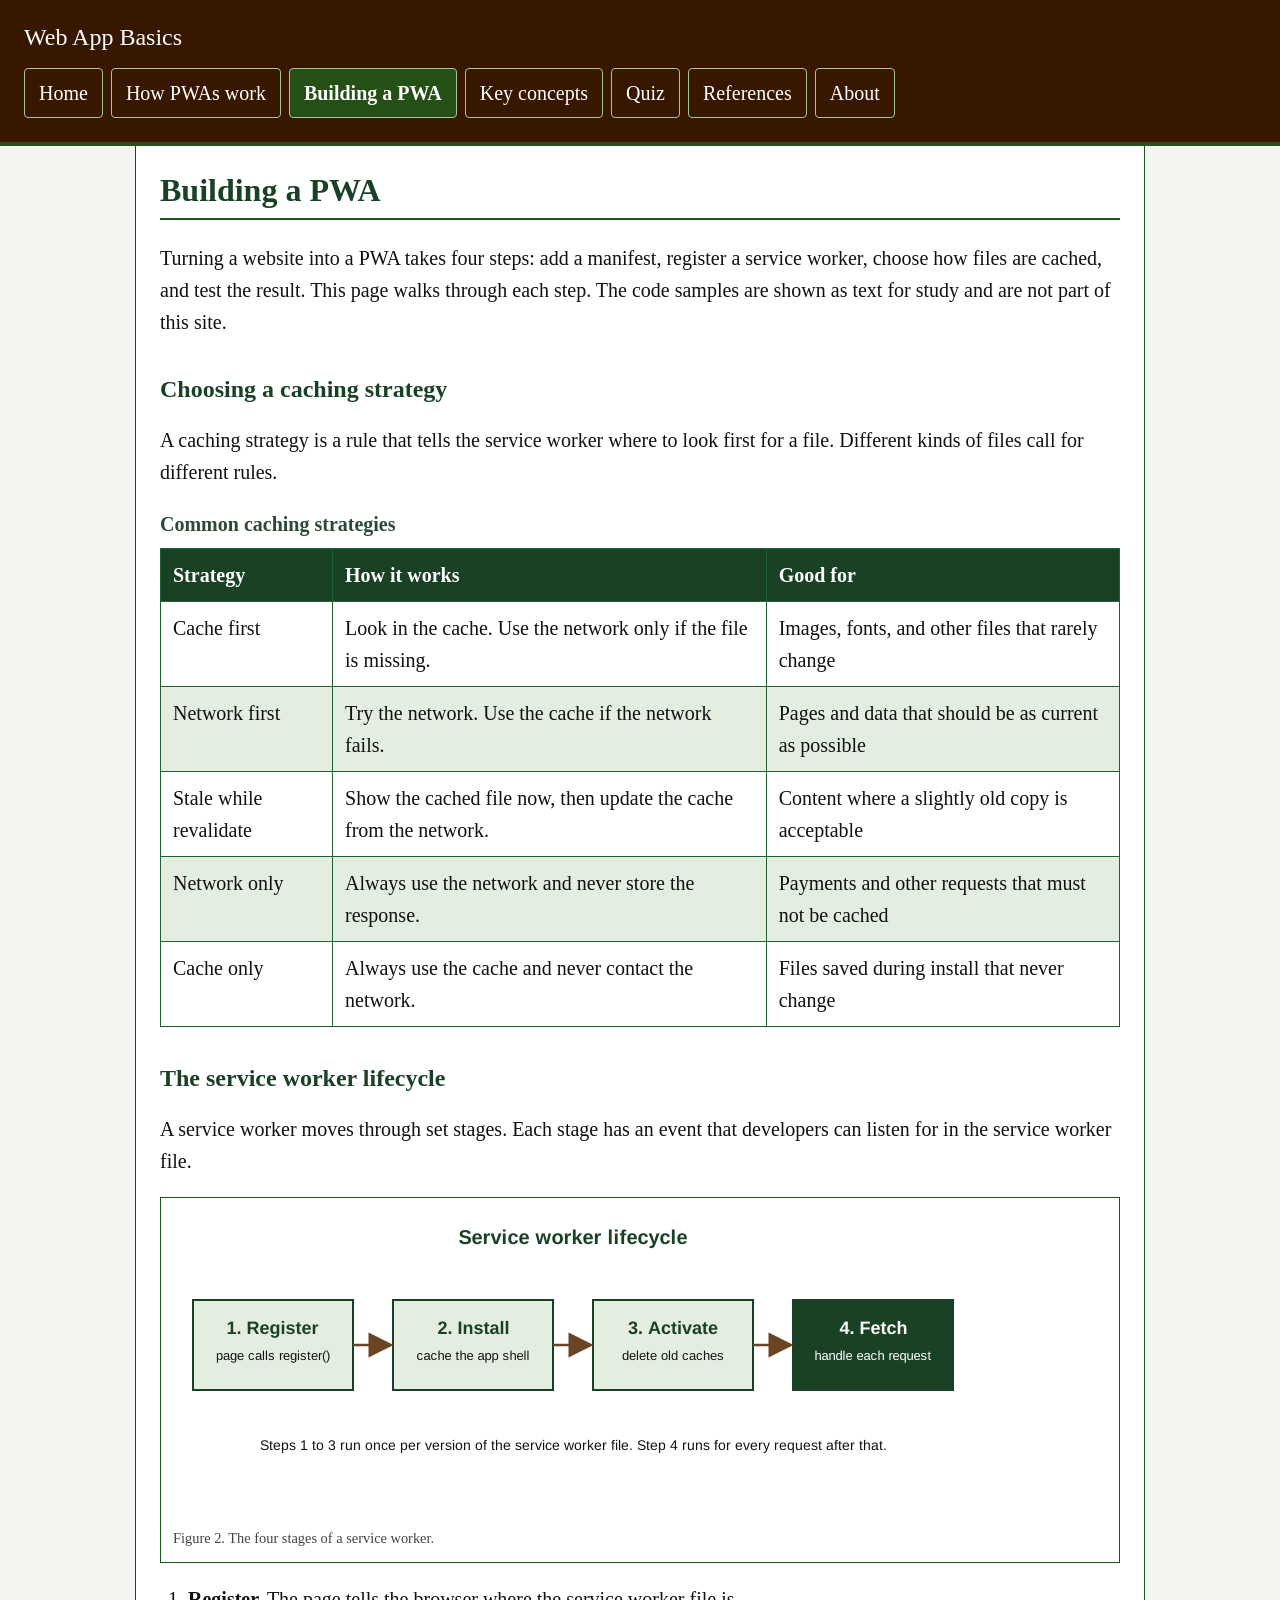
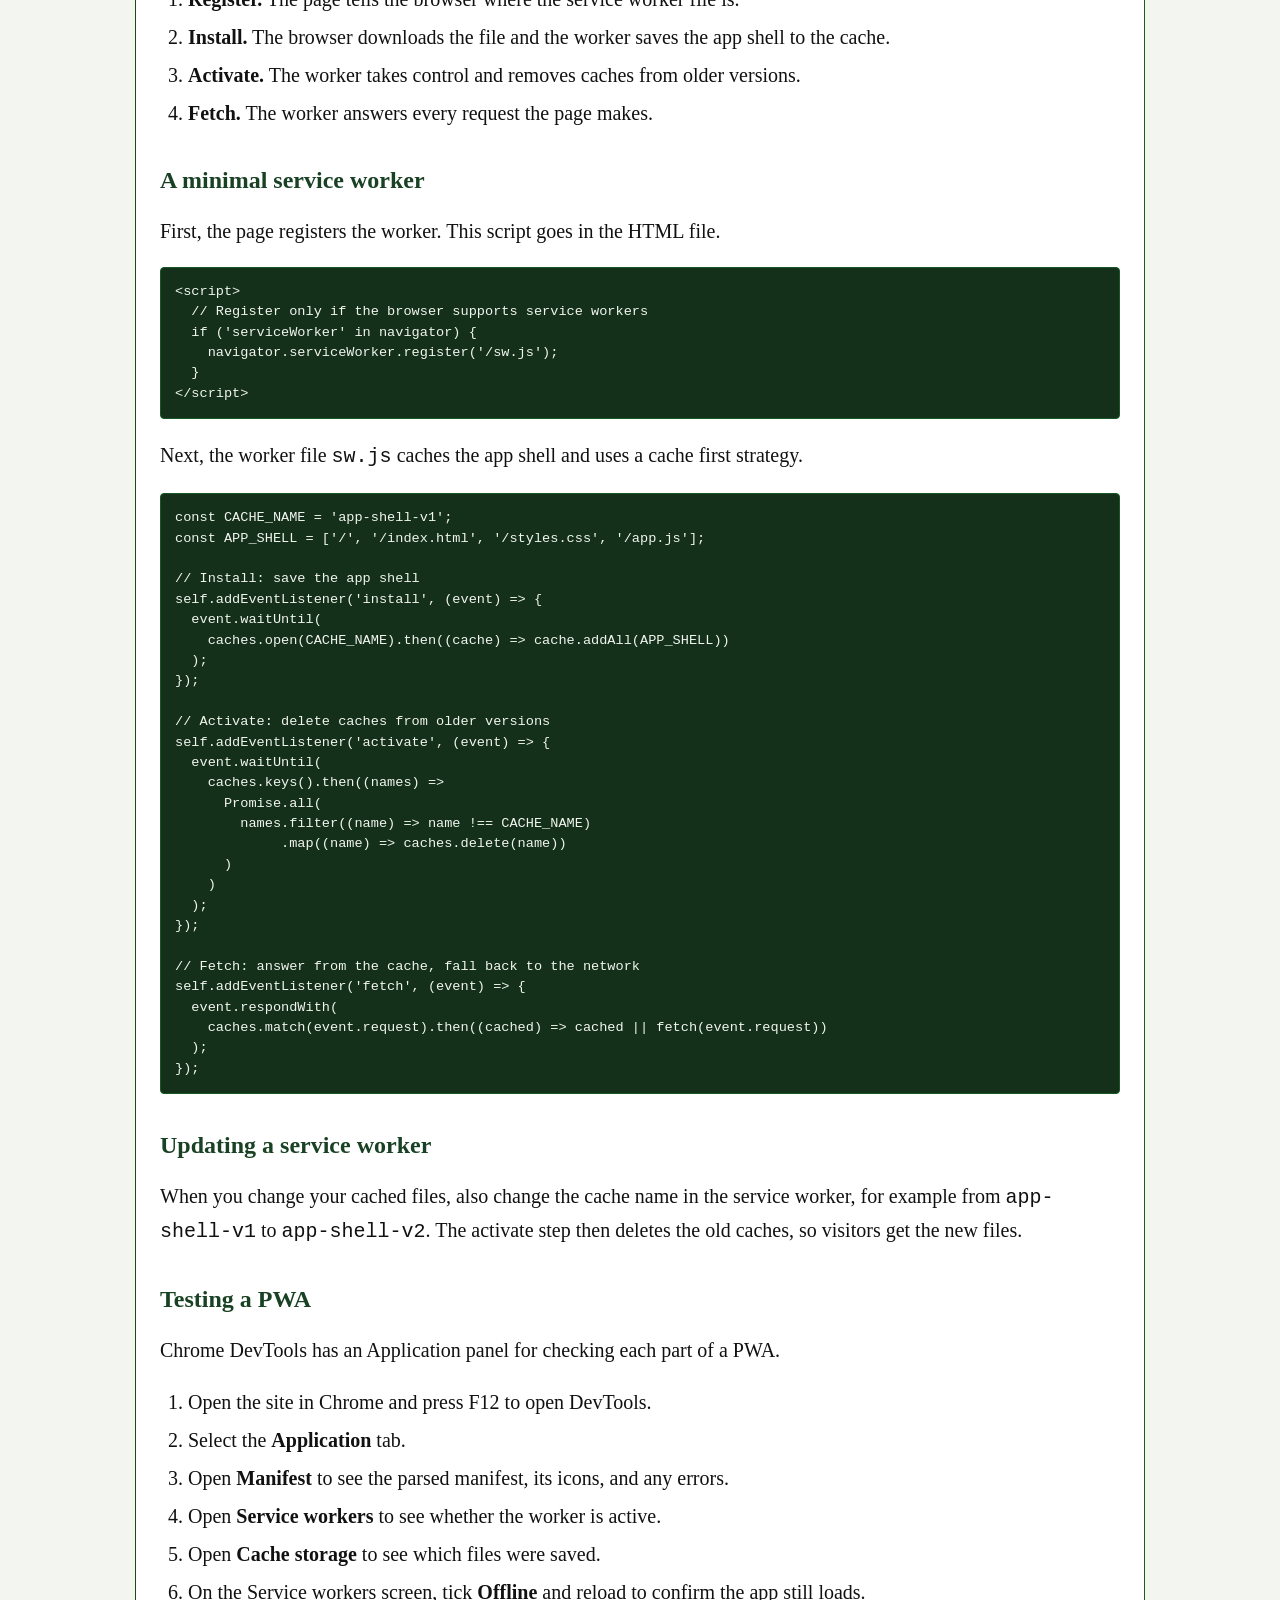
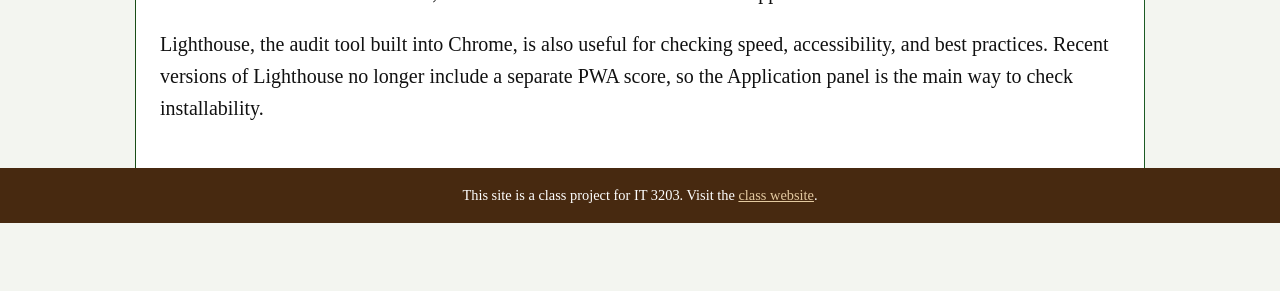
<file: topic2.html>
<!DOCTYPE html>
<html lang="en">
<head>
  <meta charset="UTF-8">
  <meta name="viewport" content="width=device-width, initial-scale=1.0">
  <meta name="description" content="How to build a progressive web app: caching strategies, a minimal service worker, and testing in Chrome DevTools.">
  <title>Web App Basics | Building a PWA</title>
  <!-- One shared stylesheet for the whole site -->
  <link rel="stylesheet" href="css/styles.css">
</head>
<body>

  <!-- Site header and main menu (identical on every page) -->
  <header id="site-header">
    <p class="site-name">Web App Basics</p>
    <nav aria-label="Main menu">
      <ul>
        <li><a href="index.html">Home</a></li>
        <li><a href="topic1.html">How PWAs work</a></li>
        <li><a href="topic2.html" aria-current="page">Building a PWA</a></li>
        <li><a href="concepts.html">Key concepts</a></li>
        <li><a href="quiz.html">Quiz</a></li>
        <li><a href="references.html">References</a></li>
        <li><a href="about.html">About</a></li>
      </ul>
    </nav>
  </header>

  <!-- Page content -->
  <main>

    <h1>Building a PWA</h1>

    <p>
      Turning a website into a PWA takes four steps: add a manifest, register a
      service worker, choose how files are cached, and test the result. This page
      walks through each step. The code samples are shown as text for study and
      are not part of this site.
    </p>

    <!-- Section 1: caching strategies table -->
    <h2>Choosing a caching strategy</h2>
    <p>
      A caching strategy is a rule that tells the service worker where to look
      first for a file. Different kinds of files call for different rules.
    </p>

    <table>
      <caption>Common caching strategies</caption>
      <thead>
        <tr>
          <th scope="col">Strategy</th>
          <th scope="col">How it works</th>
          <th scope="col">Good for</th>
        </tr>
      </thead>
      <tbody>
        <tr>
          <td>Cache first</td>
          <td>Look in the cache. Use the network only if the file is missing.</td>
          <td>Images, fonts, and other files that rarely change</td>
        </tr>
        <tr>
          <td>Network first</td>
          <td>Try the network. Use the cache if the network fails.</td>
          <td>Pages and data that should be as current as possible</td>
        </tr>
        <tr>
          <td>Stale while revalidate</td>
          <td>Show the cached file now, then update the cache from the network.</td>
          <td>Content where a slightly old copy is acceptable</td>
        </tr>
        <tr>
          <td>Network only</td>
          <td>Always use the network and never store the response.</td>
          <td>Payments and other requests that must not be cached</td>
        </tr>
        <tr>
          <td>Cache only</td>
          <td>Always use the cache and never contact the network.</td>
          <td>Files saved during install that never change</td>
        </tr>
      </tbody>
    </table>

    <!-- Section 2: lifecycle diagram and steps -->
    <h2>The service worker lifecycle</h2>
    <p>
      A service worker moves through set stages. Each stage has an event that
      developers can listen for in the service worker file.
    </p>

    <figure>
      <img src="images/pwa-lifecycle.png" width="800" height="300"
           alt="Diagram of four boxes in a row: register, install, activate, and fetch, joined by arrows.">
      <figcaption>Figure 2. The four stages of a service worker.</figcaption>
    </figure>

    <ol>
      <li><strong>Register.</strong> The page tells the browser where the service worker file is.</li>
      <li><strong>Install.</strong> The browser downloads the file and the worker saves the app shell to the cache.</li>
      <li><strong>Activate.</strong> The worker takes control and removes caches from older versions.</li>
      <li><strong>Fetch.</strong> The worker answers every request the page makes.</li>
    </ol>

    <!-- Section 3: minimal code samples -->
    <h2>A minimal service worker</h2>
    <p>
      First, the page registers the worker. This script goes in the HTML file.
    </p>

<pre><code>&lt;script&gt;
  // Register only if the browser supports service workers
  if ('serviceWorker' in navigator) {
    navigator.serviceWorker.register('/sw.js');
  }
&lt;/script&gt;</code></pre>

    <p>
      Next, the worker file <code>sw.js</code> caches the app shell and uses a
      cache first strategy.
    </p>

<pre><code>const CACHE_NAME = 'app-shell-v1';
const APP_SHELL = ['/', '/index.html', '/styles.css', '/app.js'];

// Install: save the app shell
self.addEventListener('install', (event) =&gt; {
  event.waitUntil(
    caches.open(CACHE_NAME).then((cache) =&gt; cache.addAll(APP_SHELL))
  );
});

// Activate: delete caches from older versions
self.addEventListener('activate', (event) =&gt; {
  event.waitUntil(
    caches.keys().then((names) =&gt;
      Promise.all(
        names.filter((name) =&gt; name !== CACHE_NAME)
             .map((name) =&gt; caches.delete(name))
      )
    )
  );
});

// Fetch: answer from the cache, fall back to the network
self.addEventListener('fetch', (event) =&gt; {
  event.respondWith(
    caches.match(event.request).then((cached) =&gt; cached || fetch(event.request))
  );
});</code></pre>
<!-- Section 3b: updating a service worker -->
    <h2>Updating a service worker</h2>
    <p>
      When you change your cached files, also change the cache name in the
      service worker, for example from <code>app-shell-v1</code> to
      <code>app-shell-v2</code>. The activate step then deletes the old caches,
      so visitors get the new files.
    </p>
    <!-- Section 4: testing -->
    <h2>Testing a PWA</h2>
    <p>
      Chrome DevTools has an Application panel for checking each part of a PWA.
    </p>
    <ol>
      <li>Open the site in Chrome and press F12 to open DevTools.</li>
      <li>Select the <strong>Application</strong> tab.</li>
      <li>Open <strong>Manifest</strong> to see the parsed manifest, its icons, and any errors.</li>
      <li>Open <strong>Service workers</strong> to see whether the worker is active.</li>
      <li>Open <strong>Cache storage</strong> to see which files were saved.</li>
      <li>On the Service workers screen, tick <strong>Offline</strong> and reload to confirm the app still loads.</li>
    </ol>
    <p>
      Lighthouse, the audit tool built into Chrome, is also useful for checking
      speed, accessibility, and best practices. Recent versions of Lighthouse no
      longer include a separate PWA score, so the Application panel is the main
      way to check installability.
    </p>

  </main>

  <!-- Footer: class project note with link to the class website -->
  <footer>
    <p>
      This site is a class project for IT 3203.
      Visit the <a href="https://ksuweb.github.io/IT3203/">class website</a>.
    </p>
  </footer>

</body>
</html>
</file>
<file: css/styles.css>
/* ==========================================================
   styles.css
   IT 3203 Web Development Project, Milestone 1
   Topic: Progressive web apps

   One stylesheet for the whole site. Sections:
   1. Base styles and fonts
   2. Header and main menu
   3. Page layout
   4. Headings, text, lists, and links
   5. Intro box, cards, and concept grid
   6. Tables
   7. Images and code samples
   8. Footer
   ========================================================== */


/* ===== 1. Base styles and fonts (element selectors) ===== */

/* Body text is Times New Roman; headings use a separate serif font */
body {
  font-family: "Times New Roman", Times, serif;
  font-size: 20px;
  line-height: 1.6;
  color: #111111;
  background-color: #f3f5f0;
  margin: 0;
}

h1, h2, h3 {
  font-family: "Palantino Linotype", Palantino, "Book Antiqua", Georgia, serif;
  color: #194124;
  line-height: 1.25;
}


/* ===== 2. Header and main menu ===== */

/* ID selector: the header appears once per page */
#site-header {
  background-color: #381701;
  padding: 18px 24px;
  border-bottom: 4px solid #274e1b;
}

/* Site name shown above the menu on every page */
.site-name {
  margin: 0 0 12px 0;
  font-family: "Palantino Linotype", Palantino, "Book Antiqua", Georgia, serif;
  font-size: 1.5rem;
  color: #ffffff;
}

/* Flexbox lays the menu items out in a row and wraps them if needed */
nav ul {
  display: flex;
  flex-wrap: wrap;
  gap: 8px;
  margin: 0;
  padding: 0;
  list-style: none;
}

/* Descendant selector: only links inside the nav */
nav a {
  display: block;
  padding: 8px 14px;
  color: #ffffff;
  text-decoration: none;
  border: 1px solid #a8c3a0;
  border-radius: 4px;
}

/* Hover effect: invert the colors */
nav a:hover {
  background-color: #ffffff;
  color: #3d2009;
}

/* Attribute selector: highlights the link for the page being viewed */
nav a[aria-current="page"] {
  background-color: #245016;
  color: #ffffff;
  font-weight: bold;
}


/* ===== 3. Page layout ===== */

/* Centers the content and limits line length for readability */
main {
  max-width: 960px;
  margin: 0 auto;
  padding: 24px;
  background-color: #ffffff;
  border-left: 1px solid #194d17;
  border-right: 1px solid #1c5a24;
}


/* ===== 4. Headings, text, lists, and links ===== */

h1 {
  margin-top: 0;
  font-size: 2rem;
  padding-bottom: 8px;
  border-bottom: 2px solid #1c5a24;
}

h2 {
  margin-top: 36px;
  font-size: 1.5rem;
}

h3 {
  margin-top: 24px;
  font-size: 1.2rem;
}

ul, ol {
  margin: 12px 0;
  padding-left: 28px;
}

li {
  margin-bottom: 6px;
}

/* Definition lists are used for key terms */
dt {
  margin-top: 12px;
  font-weight: bold;
  color: #2d4a35;
}

dd {
  margin: 2px 0 0 0;
}

/* Links in the page content: green, with a hover color change and underline */
main a {
  color: #1a6b2c;
}

main a:hover {
  color: #0e3d19;
  text-decoration: underline;
}


/* ===== 5. Intro box, cards, and concept grid ===== */

/* Class selector: summary paragraph at the top of the home page */
.intro {
  padding: 14px 18px;
  background-color: #e4eee0;
  border-left: 5px solid #2d4a35;
}

/* Class selector: a bordered box used for each key concept */
.card {
  padding: 16px 20px;
  background-color: #154d1c;
  border: 1px solid #15501f;
  border-radius: 6px;
}

.card h2 {
  margin-top: 0;
  font-size: 1.2rem;
  color:#ffffff;
}

.card p {
  margin: 0;
  color: #ffffff;
}

.card a {
  color: #cfeec0;
}

/* CSS grid: cards fill the row and wrap to new rows on narrower screens */
.concept-grid {
  display: grid;
  grid-template-columns: repeat(auto-fit, minmax(280px, 1fr));
  gap: 20px;
  margin-top: 16px;
}


/* ===== 6. Tables ===== */

table {
  width: 100%;
  margin: 16px 0;
  border-collapse: collapse;
}

caption {
  padding-bottom: 8px;
  text-align: left;
  font-weight: bold;
  color: #2d4a35;
}

th, td {
  padding: 10px 12px;
  border: 1px solid #1e6132;
  text-align: left;
  vertical-align: top;
}

th {
  background-color: #194124;
  color: #ffffff;
}

/* Light stripes make long rows easier to follow */
tbody tr:nth-child(even) {
  background-color: #e4eee0;
}


/* ===== 7. Images and code samples ===== */

/* Images never grow wider than their container */
img {
  max-width: 100%;
  height: auto;
}

figure {
  margin: 20px 0;
  padding: 12px;
  border: 1px solid #185c18;
  background-color: #ffffff;
}

figcaption {
  margin-top: 8px;
  font-size: 0.9rem;
  color: #444444;
}

/* Code samples: monospace font on a light background */
pre {
  padding: 14px;
  overflow-x: auto;
  background-color: #14301a;
  color: #f1f5ee;
  border: 1px solid #175825;
  border-radius: 4px;
  font-size: 0.85rem;
  line-height: 1.5;
}

code {
  font-family: "Courier New", Courier, monospace;
}


/* ===== 8. Footer ===== */

footer {
  padding: 16px 24px;
  background-color: #472910;
  color: #ffffff;
  text-align: center;
  font-size: 0.9rem;
}

footer p {
  margin: 0;
}

footer a {
  color: #e3c9a0;
}

footer a:hover {
  color: #ffffff;
}


/* ===== 9. Quiz page ===== */

/* Colors used by the quiz, defined once so they are easy to change */
:root {
  --color-green: #194124;
  --color-brown: #6b4423;
  --color-pale: #e4eee0;
  --color-line: #c8d0c0;
  --color-pass: #1f6b3a;
  --color-pass-bg: #e6f3e8;
  --color-fail: #9b2c2c;
  --color-fail-bg: #fbeceb;
}

/* The hidden attribute must win over any display rule below */
[hidden] {
  display: none !important;
}

/* Rules box at the top of the quiz page */
.quiz-intro {
  padding: 16px 20px;
  background-color: var(--color-pale);
  border-left: 5px solid var(--color-green);
}

.quiz-intro h2 {
  margin-top: 0;
}

/* Buttons: filled green by default, inverted on hover */
.btn {
  display: inline-block;
  padding: 10px 22px;
  font: inherit;
  font-weight: bold;
  color: #ffffff;
  background-color: var(--color-green);
  border: 2px solid var(--color-green);
  border-radius: 4px;
  cursor: pointer;
}

.btn:hover {
  color: var(--color-green);
  background-color: #ffffff;
}

.btn:focus-visible {
  outline: 3px solid var(--color-brown);
  outline-offset: 2px;
}

.btn:disabled {
  opacity: 0.5;
  cursor: not-allowed;
}

/* Outlined brown button for Reset */
.btn-secondary {
  color: var(--color-brown);
  background-color: #ffffff;
  border-color: var(--color-brown);
}

.btn-secondary:hover {
  color: #ffffff;
  background-color: var(--color-brown);
}

.form-buttons {
  display: flex;
  flex-wrap: wrap;
  gap: 12px;
  margin-top: 8px;
}

/* Countdown bar: sticks to the top of the screen while the quiz is open */
.quiz-timer {
  position: sticky;
  top: 0;
  z-index: 5;
  display: flex;
  align-items: center;
  justify-content: space-between;
  margin: 16px 0;
  padding: 10px 16px;
  font-weight: bold;
  background-color: #ffffff;
  border: 2px solid var(--color-green);
  border-radius: 4px;
}

.quiz-timer .time {
  font-size: 1.4rem;
  font-variant-numeric: tabular-nums;
  color: var(--color-green);
}

/* Last minute: the bar turns red */
.quiz-timer.low {
  border-color: var(--color-fail);
}

.quiz-timer.low .time {
  color: var(--color-fail);
}

/* One bordered box per question */
.question {
  margin: 0 0 20px;
  padding: 16px 20px 12px;
  background-color: #fafaf7;
  border: 1px solid var(--color-line);
  border-radius: 6px;
}

/* A floated legend wraps like normal text instead of sitting on the border line */
.question legend {
  float: left;
  width: 100%;
  margin: 0 0 10px;
  padding: 0;
  font-weight: bold;
}

.question legend + * {
  clear: both;
}

.question::after {
  content: "";
  display: block;
  clear: both;
}

.q-number {
  display: block;
  margin-bottom: 2px;
  font-size: 0.8rem;
  letter-spacing: 0.06em;
  text-transform: uppercase;
  color: var(--color-brown);
}

.hint {
  margin: 0 0 6px;
  font-size: 0.9rem;
  font-style: italic;
}

/* Each choice is a whole clickable row */
.option {
  display: flex;
  align-items: flex-start;
  gap: 10px;
  margin: 4px 0;
  padding: 8px 10px;
  border: 1px solid transparent;
  border-radius: 4px;
  cursor: pointer;
}

.option:hover {
  background-color: var(--color-pale);
  border-color: var(--color-line);
}

.option input {
  flex-shrink: 0;
  width: 1.15em;
  height: 1.15em;
  margin: 0.25em 0 0;
  accent-color: var(--color-green);
}

/* Fill-in-the-blank text box that sits inside the sentence */
.answer-input {
  width: 9em;
  max-width: 100%;
  margin: 0 4px;
  padding: 3px 8px;
  font: inherit;
  font-weight: normal;
  color: #111111;
  background-color: #ffffff;
  border: 2px solid #8a9a82;
  border-radius: 4px;
}

.answer-input:focus {
  border-color: var(--color-green);
  outline: 2px solid #a8c3a0;
}

/* After grading, each question box takes the color of its result */
.question.correct {
  background-color: var(--color-pass-bg);
  border: 2px solid var(--color-pass);
}

.question.incorrect {
  background-color: var(--color-fail-bg);
  border: 2px solid var(--color-fail);
}

/* Results panel */
.results {
  margin: 24px 0;
  padding: 16px 20px;
  border: 1px solid var(--color-line);
  border-radius: 6px;
}

.results:focus {
  outline: none;
}

.results h2 {
  margin-top: 0;
}

.result-banner {
  padding: 12px 18px;
  border: 2px solid;
  border-radius: 6px;
}

.result-banner p {
  margin: 4px 0;
}

.result-banner.pass {
  color: #14472a;
  background-color: var(--color-pass-bg);
  border-color: var(--color-pass);
}

.result-banner.fail {
  color: #7a1f1f;
  background-color: var(--color-fail-bg);
  border-color: var(--color-fail);
}

.result-status {
  font-size: 1.6rem;
  font-weight: bold;
}

.result-score {
  font-size: 1.2rem;
  font-weight: bold;
}

.time-note {
  font-style: italic;
  color: var(--color-fail);
}

/* Four summary tiles in a CSS grid */
.result-stats {
  display: grid;
  grid-template-columns: repeat(auto-fit, minmax(140px, 1fr));
  gap: 12px;
  margin: 16px 0;
  padding: 0;
  list-style: none;
}

.stat {
  margin: 0;
  padding: 10px 14px;
  text-align: center;
  background-color: #ffffff;
  border: 1px solid var(--color-line);
  border-radius: 6px;
}

.stat-label {
  display: block;
  font-size: 0.85rem;
}

.stat-value {
  display: block;
  font-size: 1.5rem;
  font-weight: bold;
  color: var(--color-green);
}

.stat-value.good {
  color: var(--color-pass);
}

.stat-value.bad {
  color: var(--color-fail);
}

/* Question-by-question review */
.review-list {
  margin: 12px 0 20px;
  padding: 0;
  list-style: none;
}

.review-item {
  margin: 0 0 12px;
  padding: 10px 16px;
  border-left: 6px solid;
  border-radius: 4px;
}

.review-item p {
  margin: 4px 0;
}

.review-item.correct {
  background-color: var(--color-pass-bg);
  border-left-color: var(--color-pass);
}

.review-item.incorrect {
  background-color: var(--color-fail-bg);
  border-left-color: var(--color-fail);
}

.review-head {
  display: flex;
  flex-wrap: wrap;
  align-items: center;
  gap: 10px;
}

.badge {
  padding: 2px 10px;
  font-size: 0.85rem;
  font-weight: bold;
  color: #ffffff;
  border-radius: 12px;
}

.review-item.correct .badge {
  background-color: var(--color-pass);
}

.review-item.incorrect .badge {
  background-color: var(--color-fail);
}

.points {
  margin-left: auto;
  font-weight: bold;
}

.review-question {
  font-style: italic;
}

.explanation {
  font-size: 0.95rem;
}

/* Current page in the menu: white text so it stays readable on the dark green tab */
nav a[aria-current="page"] {
  color: #ffffff;
}
</file>
